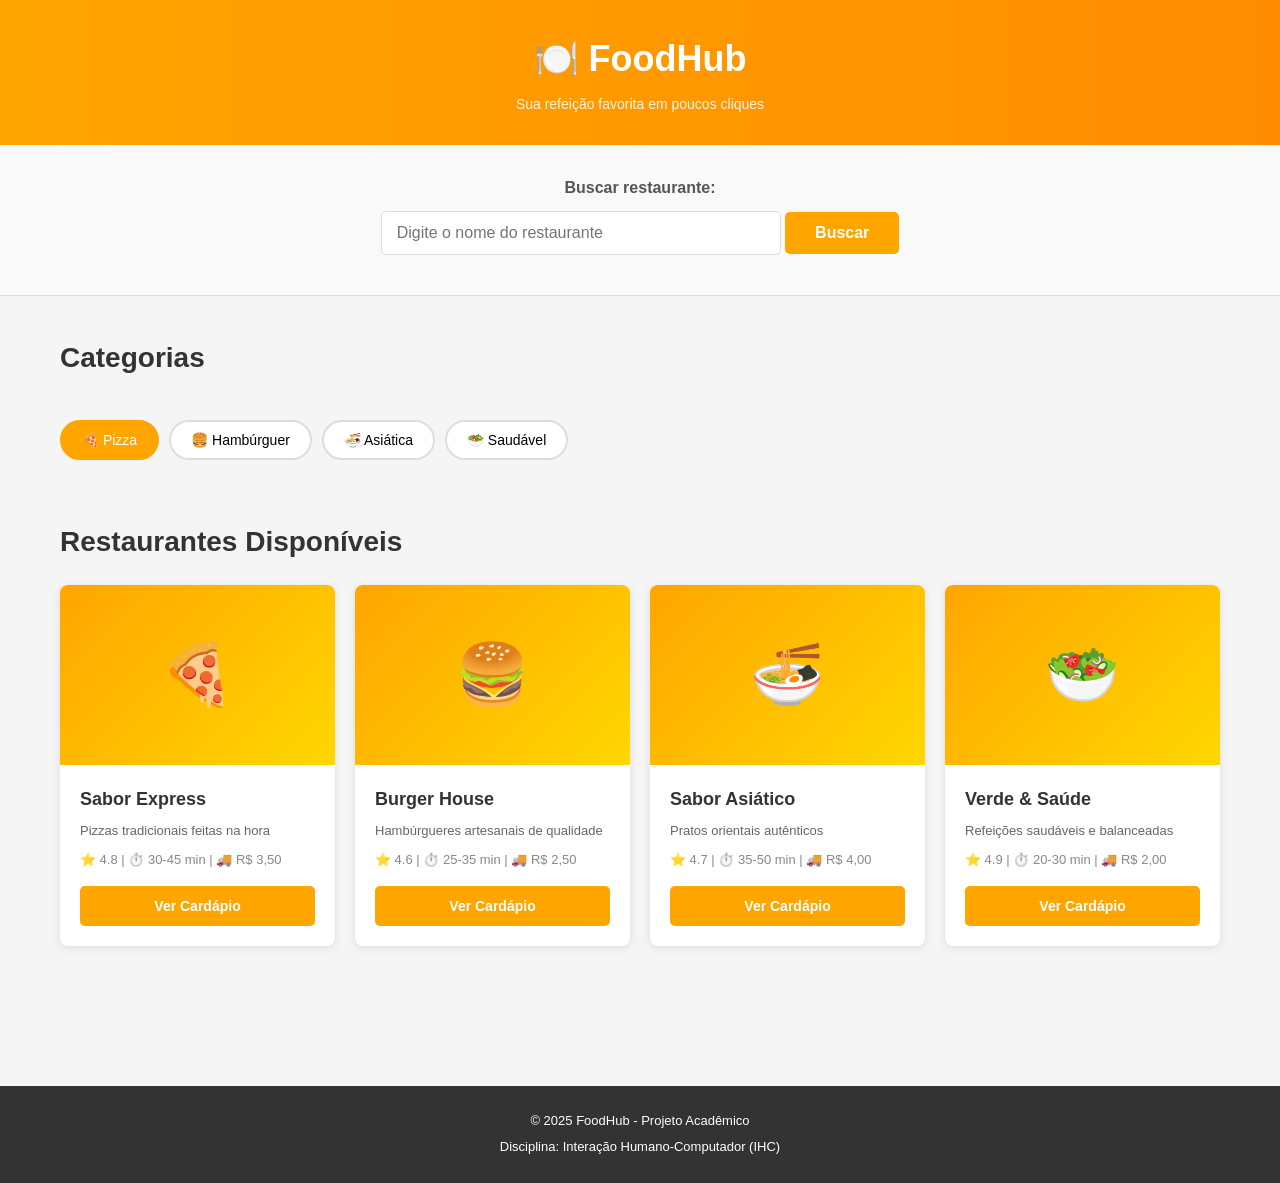
<file: index.html>
<!DOCTYPE html>
<html lang="pt-BR">
<head>
    <meta charset="UTF-8">
    <meta name="viewport" content="width=device-width, initial-scale=1.0">
    <title>FoodHub - Delivery de Comida</title>
    <link rel="stylesheet" href="style.css">
</head>
<body>

    <!-- CABEÇALHO -->
    <header>
        <div class="container">
            <h1>🍽️ FoodHub</h1>
            <p>Sua refeição favorita em poucos cliques</p>
        </div>
    </header>

    <!-- BUSCA -->
    <div class="search-area">
        <div class="container">
            <label for="busca">Buscar restaurante:</label>
            <input type="text" id="busca" placeholder="Digite o nome do restaurante">
            <button onclick="alert('Busca: ' + document.getElementById('busca').value)">Buscar</button>
        </div>
    </div>

    <!-- CONTEÚDO PRINCIPAL -->
    <main>
        <div class="container">

            <!-- CATEGORIAS -->
            <section>
                <h2>Categorias</h2>
                <div class="categories">
                    <button class="category-btn active">🍕 Pizza</button>
                    <button class="category-btn">🍔 Hambúrguer</button>
                    <button class="category-btn">🍜 Asiática</button>
                    <button class="category-btn">🥗 Saudável</button>
                </div>
            </section>

            <!-- RESTAURANTES -->
            <section>
                <h2>Restaurantes Disponíveis</h2>
                <div class="grid">

                    <!-- RESTAURANTE 1 -->
                    <div class="card">
                        <div class="card-image">🍕</div>
                        <div class="card-content">
                            <h3 class="card-title">Sabor Express</h3>
                            <p class="card-description">Pizzas tradicionais feitas na hora</p>
                            <p class="card-info">⭐ 4.8 | ⏱️ 30-45 min | 🚚 R$ 3,50</p>
                            <button class="card-button" onclick="irParaCardapio()">Ver Cardápio</button>
                        </div>
                    </div>

                    <!-- RESTAURANTE 2 -->
                    <div class="card">
                        <div class="card-image">🍔</div>
                        <div class="card-content">
                            <h3 class="card-title">Burger House</h3>
                            <p class="card-description">Hambúrgueres artesanais de qualidade</p>
                            <p class="card-info">⭐ 4.6 | ⏱️ 25-35 min | 🚚 R$ 2,50</p>
                            <button class="card-button" onclick="irParaCardapio()">Ver Cardápio</button>
                        </div>
                    </div>

                    <!-- RESTAURANTE 3 -->
                    <div class="card">
                        <div class="card-image">🍜</div>
                        <div class="card-content">
                            <h3 class="card-title">Sabor Asiático</h3>
                            <p class="card-description">Pratos orientais autênticos</p>
                            <p class="card-info">⭐ 4.7 | ⏱️ 35-50 min | 🚚 R$ 4,00</p>
                            <button class="card-button" onclick="irParaCardapio()">Ver Cardápio</button>
                        </div>
                    </div>

                    <!-- RESTAURANTE 4 -->
                    <div class="card">
                        <div class="card-image">🥗</div>
                        <div class="card-content">
                            <h3 class="card-title">Verde & Saúde</h3>
                            <p class="card-description">Refeições saudáveis e balanceadas</p>
                            <p class="card-info">⭐ 4.9 | ⏱️ 20-30 min | 🚚 R$ 2,00</p>
                            <button class="card-button" onclick="irParaCardapio()">Ver Cardápio</button>
                        </div>
                    </div>

                </div>
            </section>

        </div>
    </main>

    <!-- RODAPÉ -->
    <footer>
        <p>&copy; 2025 FoodHub - Projeto Acadêmico</p>
        <p>Disciplina: Interação Humano-Computador (IHC)</p>
    </footer>

    <script src="script.js"></script>
</body>
</html>
</file>
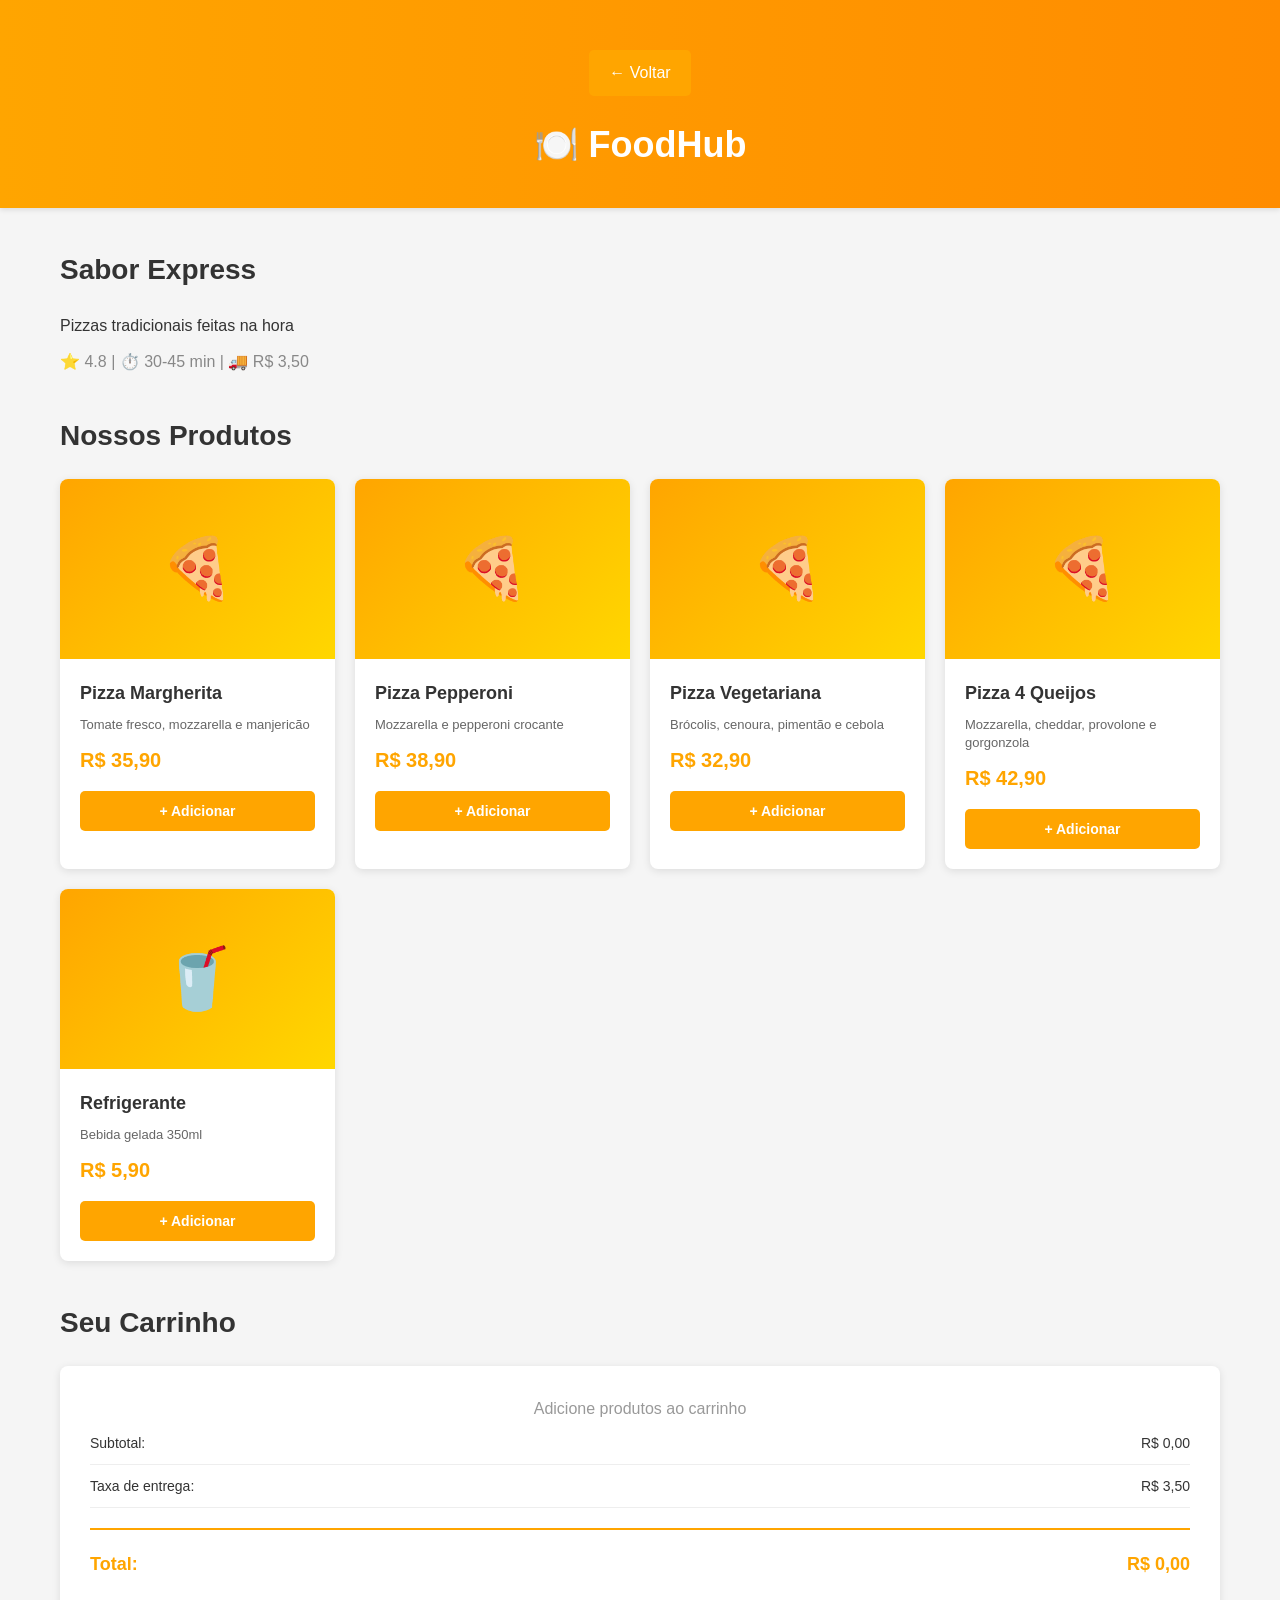
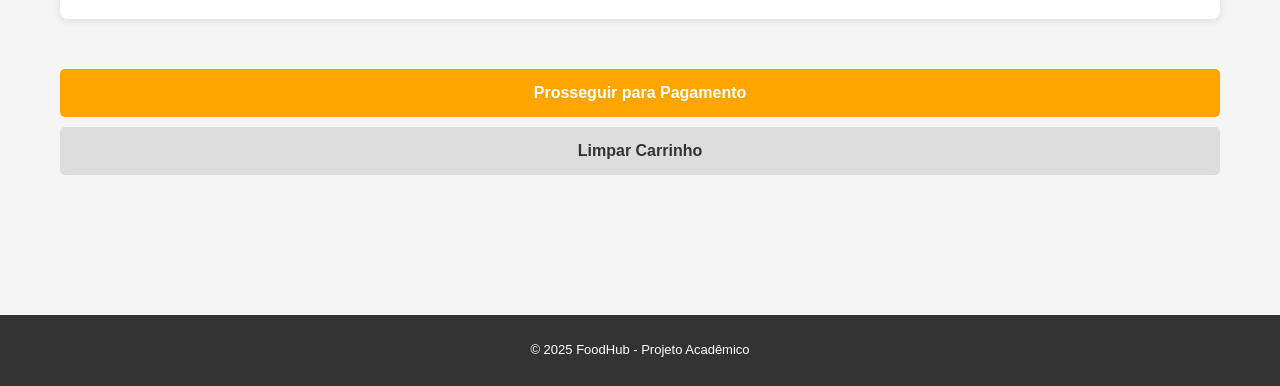
<file: cardapio.html>
<!DOCTYPE html>
<html lang="pt-BR">
<head>
    <meta charset="UTF-8">
    <meta name="viewport" content="width=device-width, initial-scale=1.0">
    <title>Cardápio - FoodHub</title>
    <link rel="stylesheet" href="style.css">
</head>
<body>

    <!-- CABEÇALHO -->
    <header>
        <div class="container">
            <a href="index.html" class="back-link">← Voltar</a>
            <h1>🍽️ FoodHub</h1>
        </div>
    </header>

    <!-- CONTEÚDO PRINCIPAL -->
    <main>
        <div class="container">

            <!-- INFORMAÇÕES DO RESTAURANTE -->
            <section>
                <h2>Sabor Express</h2>
                <p>Pizzas tradicionais feitas na hora</p>
                <p style="color: #888; margin-top: 10px;">
                    ⭐ 4.8 | ⏱️ 30-45 min | 🚚 R$ 3,50
                </p>
            </section>

            <!-- PRODUTOS -->
            <section>
                <h2>Nossos Produtos</h2>
                <div class="grid">

                    <!-- PRODUTO 1 -->
                    <div class="card">
                        <div class="card-image">🍕</div>
                        <div class="card-content">
                            <h3 class="card-title">Pizza Margherita</h3>
                            <p class="card-description">Tomate fresco, mozzarella e manjericão</p>
                            <p class="card-price">R$ 35,90</p>
                            <button class="card-button" onclick="alert('Pizza Margherita adicionada ao carrinho!')">+ Adicionar</button>
                        </div>
                    </div>

                    <!-- PRODUTO 2 -->
                    <div class="card">
                        <div class="card-image">🍕</div>
                        <div class="card-content">
                            <h3 class="card-title">Pizza Pepperoni</h3>
                            <p class="card-description">Mozzarella e pepperoni crocante</p>
                            <p class="card-price">R$ 38,90</p>
                            <button class="card-button" onclick="alert('Pizza Pepperoni adicionada ao carrinho!')">+ Adicionar</button>
                        </div>
                    </div>

                    <!-- PRODUTO 3 -->
                    <div class="card">
                        <div class="card-image">🍕</div>
                        <div class="card-content">
                            <h3 class="card-title">Pizza Vegetariana</h3>
                            <p class="card-description">Brócolis, cenoura, pimentão e cebola</p>
                            <p class="card-price">R$ 32,90</p>
                            <button class="card-button" onclick="alert('Pizza Vegetariana adicionada ao carrinho!')">+ Adicionar</button>
                        </div>
                    </div>

                    <!-- PRODUTO 4 -->
                    <div class="card">
                        <div class="card-image">🍕</div>
                        <div class="card-content">
                            <h3 class="card-title">Pizza 4 Queijos</h3>
                            <p class="card-description">Mozzarella, cheddar, provolone e gorgonzola</p>
                            <p class="card-price">R$ 42,90</p>
                            <button class="card-button" onclick="alert('Pizza 4 Queijos adicionada ao carrinho!')">+ Adicionar</button>
                        </div>
                    </div>

                    <!-- PRODUTO 5 -->
                    <div class="card">
                        <div class="card-image">🥤</div>
                        <div class="card-content">
                            <h3 class="card-title">Refrigerante</h3>
                            <p class="card-description">Bebida gelada 350ml</p>
                            <p class="card-price">R$ 5,90</p>
                            <button class="card-button" onclick="alert('Refrigerante adicionado ao carrinho!')">+ Adicionar</button>
                        </div>
                    </div>

                </div>
            </section>

            <!-- RESUMO DO CARRINHO -->
            <section>
                <h2>Seu Carrinho</h2>
                <div class="order-summary">
                    <p style="text-align: center; color: #999;">Adicione produtos ao carrinho</p>
                    <div class="summary-row">
                        <span>Subtotal:</span>
                        <span>R$ 0,00</span>
                    </div>
                    <div class="summary-row">
                        <span>Taxa de entrega:</span>
                        <span>R$ 3,50</span>
                    </div>
                    <div class="summary-row summary-total">
                        <span>Total:</span>
                        <span>R$ 0,00</span>
                    </div>
                </div>
                <button class="btn btn-primary" onclick="irParaPagamento()">Prosseguir para Pagamento</button>
                <button class="btn btn-secondary" onclick="alert('Carrinho limpo!')">Limpar Carrinho</button>
            </section>

        </div>
    </main>

    <!-- RODAPÉ -->
    <footer>
        <p>&copy; 2025 FoodHub - Projeto Acadêmico</p>
    </footer>

    <script src="script.js"></script>
</body>
</html>
</file>
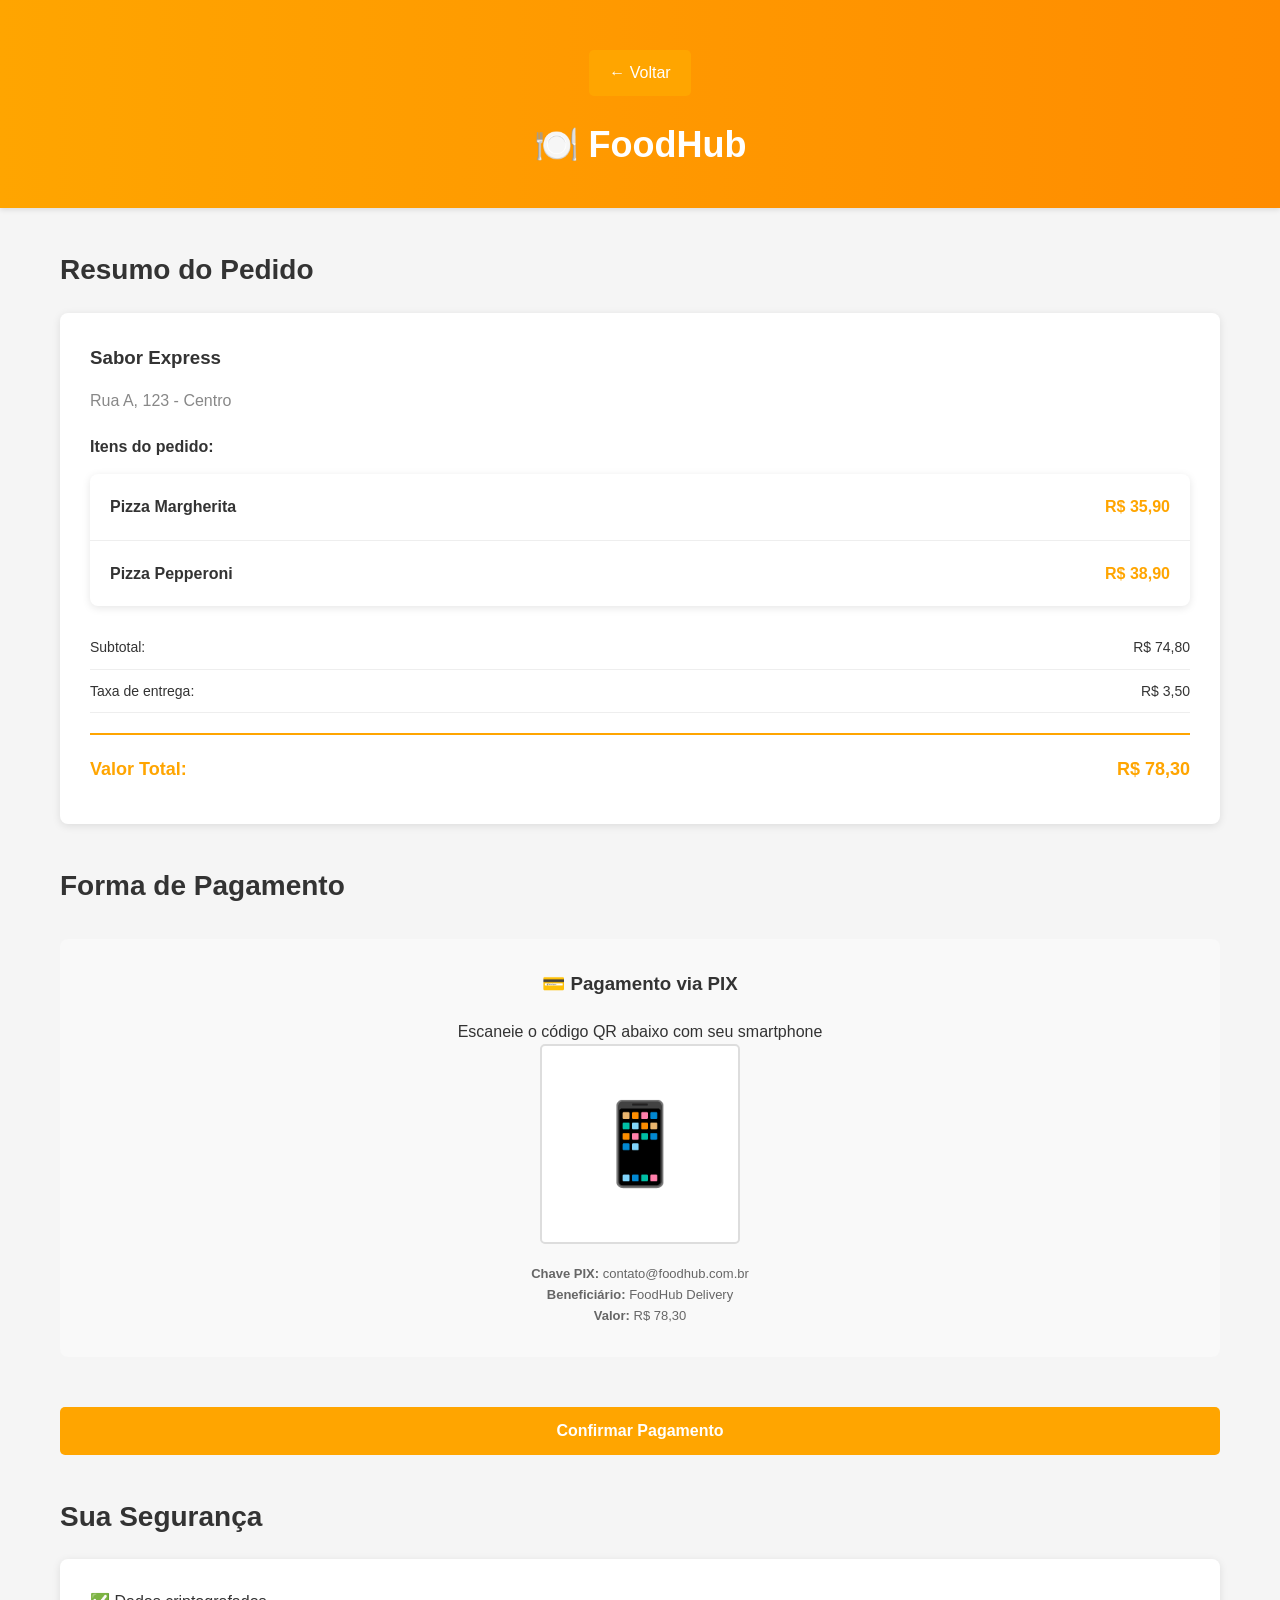
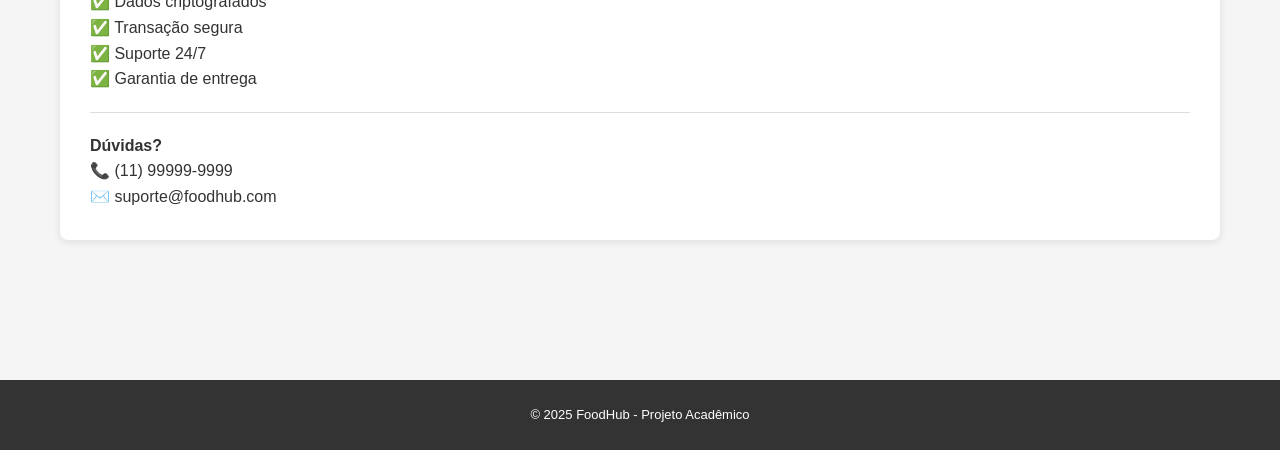
<file: pagamento.html>
<!DOCTYPE html>
<html lang="pt-BR">
<head>
    <meta charset="UTF-8">
    <meta name="viewport" content="width=device-width, initial-scale=1.0">
    <title>Pagamento - FoodHub</title>
    <link rel="stylesheet" href="style.css">
</head>
<body>

    <!-- CABEÇALHO -->
    <header>
        <div class="container">
            <a href="cardapio.html" class="back-link">← Voltar</a>
            <h1>🍽️ FoodHub</h1>
        </div>
    </header>

    <!-- CONTEÚDO PRINCIPAL -->
    <main>
        <div class="container">

            <!-- RESUMO DO PEDIDO -->
            <section>
                <h2>Resumo do Pedido</h2>
                <div class="order-summary">
                    <h3 style="margin-bottom: 15px;">Sabor Express</h3>
                    <p style="color: #888; margin-bottom: 20px;">Rua A, 123 - Centro</p>

                    <h4 style="margin-bottom: 15px;">Itens do pedido:</h4>
                    <div class="simple-list">
                        <div class="list-item">
                            <span class="list-item-name">Pizza Margherita</span>
                            <span class="list-item-value">R$ 35,90</span>
                        </div>
                        <div class="list-item">
                            <span class="list-item-name">Pizza Pepperoni</span>
                            <span class="list-item-value">R$ 38,90</span>
                        </div>
                    </div>

                    <div style="margin-top: 20px;">
                        <div class="summary-row">
                            <span>Subtotal:</span>
                            <span>R$ 74,80</span>
                        </div>
                        <div class="summary-row">
                            <span>Taxa de entrega:</span>
                            <span>R$ 3,50</span>
                        </div>
                        <div class="summary-row summary-total">
                            <span>Valor Total:</span>
                            <span>R$ 78,30</span>
                        </div>
                    </div>
                </div>
            </section>

            <!-- PAGAMENTO -->
            <section>
                <h2>Forma de Pagamento</h2>
                <div class="qr-code-area">
                    <h3>💳 Pagamento via PIX</h3>
                    <p>Escaneie o código QR abaixo com seu smartphone</p>

                    <!-- QR CODE ILUSTRATIVO -->
                    <div class="qr-code">📱</div>

                    <p style="font-size: 13px; color: #666;">
                        <strong>Chave PIX:</strong> contato@foodhub.com.br<br>
                        <strong>Beneficiário:</strong> FoodHub Delivery<br>
                        <strong>Valor:</strong> R$ 78,30
                    </p>
                </div>

                <!-- BOTÃO DE CONFIRMAÇÃO -->
                <button class="btn btn-primary" onclick="mostrarConfirmacao()">Confirmar Pagamento</button>
            </section>

            <!-- INFORMAÇÕES DE SEGURANÇA -->
            <section>
                <h2>Sua Segurança</h2>
                <div class="order-summary">
                    <p>✅ Dados criptografados</p>
                    <p>✅ Transação segura</p>
                    <p>✅ Suporte 24/7</p>
                    <p>✅ Garantia de entrega</p>
                    <hr style="margin: 20px 0; border: none; border-top: 1px solid #ddd;">
                    <p><strong>Dúvidas?</strong></p>
                    <p>📞 (11) 99999-9999</p>
                    <p>✉️ suporte@foodhub.com</p>
                </div>
            </section>

        </div>
    </main>

    <!-- MODAL DE CONFIRMAÇÃO -->
    <div id="modal" class="modal">
        <div class="modal-content">
            <h2>✅ Pedido Confirmado!</h2>
            <p>PIX confirmado! Seu pedido está sendo preparado.</p>
            <p style="font-size: 18px; color: #FFA500; font-weight: bold;">⏱️ Tempo estimado: 30 minutos</p>
            <p style="color: #888; margin-top: 20px;">Número do pedido: <strong>#54321</strong></p>
            <button class="btn btn-primary" onclick="voltarHome()">Voltar para Início</button>
            <button class="btn btn-secondary" onclick="fecharModal()">Fechar</button>
        </div>
    </div>

    <!-- RODAPÉ -->
    <footer>
        <p>&copy; 2025 FoodHub - Projeto Acadêmico</p>
    </footer>

    <script src="script.js"></script>
</body>
</html>
</file>
<file: style.css>
/* ================================================
   FOODHUB - Projeto de IHC/UX para Iniciantes
   Arquivo: style.css
   Descrição: Estilos simples e didáticos
   ================================================ */

/* ========== RESET E CONFIGURAÇÕES BÁSICAS ========== */
* {
    margin: 0;
    padding: 0;
    box-sizing: border-box;
}

body {
    font-family: Arial, sans-serif;
    background-color: #f5f5f5;
    color: #333;
    line-height: 1.6;
}

/* ========== CONTAINER CENTRAL ========== */
.container {
    max-width: 1200px;
    margin: 0 auto;
    padding: 0 20px;
}

/* ========== CABEÇALHO ========== */
header {
    background: linear-gradient(to right, #FFA500, #FF8C00);
    color: white;
    padding: 30px 0;
    text-align: center;
    box-shadow: 0 2px 5px rgba(0, 0, 0, 0.1);
}

header h1 {
    font-size: 36px;
    margin-bottom: 5px;
}

header p {
    font-size: 14px;
    opacity: 0.9;
}

/* ========== NAVEGAÇÃO ========== */
.back-link {
    display: inline-block;
    margin: 20px 0;
    padding: 10px 20px;
    background-color: #FFA500;
    color: white;
    text-decoration: none;
    border-radius: 5px;
    transition: background-color 0.3s;
}

.back-link:hover {
    background-color: #FF8C00;
}

/* ========== SEÇÕES PRINCIPAIS ========== */
main {
    padding: 40px 0;
    min-height: 70vh;
}

section {
    margin-bottom: 40px;
}

section h2 {
    font-size: 28px;
    margin-bottom: 20px;
    color: #333;
}

/* ========== BUSCA ========== */
.search-area {
    background-color: #f9f9f9;
    padding: 30px 0;
    text-align: center;
    border-bottom: 1px solid #ddd;
}

.search-area label {
    display: block;
    margin-bottom: 10px;
    font-weight: bold;
    color: #555;
}

.search-area input {
    width: 100%;
    max-width: 400px;
    padding: 12px 15px;
    font-size: 16px;
    border: 1px solid #ddd;
    border-radius: 5px;
    margin-bottom: 10px;
}

.search-area button {
    padding: 12px 30px;
    background-color: #FFA500;
    color: white;
    border: none;
    border-radius: 5px;
    font-size: 16px;
    font-weight: bold;
    cursor: pointer;
    transition: background-color 0.3s;
}

.search-area button:hover {
    background-color: #FF8C00;
}

/* ========== CATEGORIAS ========== */
.categories {
    display: flex;
    gap: 10px;
    overflow-x: auto;
    padding: 20px 0;
    margin-bottom: 30px;
}

.category-btn {
    padding: 10px 20px;
    background-color: white;
    border: 2px solid #ddd;
    border-radius: 20px;
    cursor: pointer;
    white-space: nowrap;
    font-size: 14px;
    transition: all 0.3s;
}

.category-btn:hover {
    border-color: #FFA500;
    color: #FFA500;
}

.category-btn.active {
    background-color: #FFA500;
    color: white;
    border-color: #FFA500;
}

/* ========== GRADE DE ITENS (Grid Simples) ========== */
.grid {
    display: grid;
    grid-template-columns: repeat(auto-fit, minmax(250px, 1fr));
    gap: 20px;
    margin-bottom: 30px;
}

/* ========== CARDS ========== */
.card {
    background-color: white;
    border-radius: 8px;
    overflow: hidden;
    box-shadow: 0 2px 8px rgba(0, 0, 0, 0.1);
    transition: transform 0.3s, box-shadow 0.3s;
    cursor: pointer;
}

.card:hover {
    transform: translateY(-5px);
    box-shadow: 0 4px 12px rgba(0, 0, 0, 0.15);
}

.card-image {
    width: 100%;
    height: 180px;
    background: linear-gradient(135deg, #FFA500, #FFD700);
    display: flex;
    align-items: center;
    justify-content: center;
    font-size: 60px;
}

.card-content {
    padding: 20px;
}

.card-title {
    font-size: 18px;
    font-weight: bold;
    margin-bottom: 8px;
    color: #333;
}

.card-description {
    font-size: 13px;
    color: #666;
    margin-bottom: 10px;
    line-height: 1.4;
}

.card-info {
    font-size: 13px;
    color: #888;
    margin-bottom: 15px;
}

.card-price {
    font-size: 20px;
    color: #FFA500;
    font-weight: bold;
    margin-bottom: 15px;
}

.card-button {
    width: 100%;
    padding: 12px;
    background-color: #FFA500;
    color: white;
    border: none;
    border-radius: 5px;
    font-size: 14px;
    font-weight: bold;
    cursor: pointer;
    transition: background-color 0.3s;
}

.card-button:hover {
    background-color: #FF8C00;
}

/* ========== LISTA SIMPLES ========== */
.simple-list {
    background-color: white;
    border-radius: 8px;
    overflow: hidden;
    box-shadow: 0 2px 8px rgba(0, 0, 0, 0.1);
}

.list-item {
    padding: 20px;
    border-bottom: 1px solid #eee;
    display: flex;
    justify-content: space-between;
    align-items: center;
}

.list-item:last-child {
    border-bottom: none;
}

.list-item-name {
    font-weight: bold;
    color: #333;
}

.list-item-value {
    color: #FFA500;
    font-weight: bold;
}

/* ========== RESUMO DO PEDIDO ========== */
.order-summary {
    background-color: white;
    border-radius: 8px;
    padding: 30px;
    box-shadow: 0 2px 8px rgba(0, 0, 0, 0.1);
    margin-bottom: 30px;
}

.summary-row {
    display: flex;
    justify-content: space-between;
    padding: 10px 0;
    border-bottom: 1px solid #eee;
    font-size: 14px;
}

.summary-row:last-child {
    border-bottom: none;
}

.summary-total {
    font-size: 18px;
    font-weight: bold;
    color: #FFA500;
    margin-top: 20px;
    padding-top: 20px;
    border-top: 2px solid #FFA500;
}

/* ========== QR CODE (Ilustrativo) ========== */
.qr-code-area {
    text-align: center;
    background-color: #f9f9f9;
    padding: 30px;
    border-radius: 8px;
    margin: 30px 0;
}

.qr-code-area h3 {
    margin-bottom: 20px;
}

.qr-code {
    width: 200px;
    height: 200px;
    background: white;
    border: 2px solid #ddd;
    margin: 0 auto 20px;
    display: flex;
    align-items: center;
    justify-content: center;
    font-size: 80px;
    border-radius: 5px;
}

/* ========== BOTÕES PRINCIPAIS ========== */
.btn {
    padding: 15px 30px;
    font-size: 16px;
    font-weight: bold;
    border: none;
    border-radius: 5px;
    cursor: pointer;
    transition: background-color 0.3s;
    display: inline-block;
    text-align: center;
    text-decoration: none;
}

.btn-primary {
    background-color: #FFA500;
    color: white;
    width: 100%;
    margin-top: 20px;
}

.btn-primary:hover {
    background-color: #FF8C00;
}

.btn-secondary {
    background-color: #ddd;
    color: #333;
    margin-top: 10px;
    width: 100%;
}

.btn-secondary:hover {
    background-color: #ccc;
}

/* ========== MODAL DE CONFIRMAÇÃO ========== */
.modal {
    display: none;
    position: fixed;
    z-index: 1000;
    left: 0;
    top: 0;
    width: 100%;
    height: 100%;
    background-color: rgba(0, 0, 0, 0.5);
    align-items: center;
    justify-content: center;
}

.modal.show {
    display: flex;
}

.modal-content {
    background-color: white;
    padding: 40px;
    border-radius: 8px;
    text-align: center;
    max-width: 400px;
    box-shadow: 0 4px 20px rgba(0, 0, 0, 0.2);
}

.modal-content h2 {
    font-size: 28px;
    color: #FFA500;
    margin-bottom: 20px;
}

.modal-content p {
    font-size: 16px;
    margin-bottom: 20px;
    color: #555;
}

.modal-content .btn {
    width: 100%;
}

/* ========== RODAPÉ ========== */
footer {
    background-color: #333;
    color: white;
    text-align: center;
    padding: 20px 0;
    margin-top: 60px;
}

footer p {
    margin: 5px 0;
    font-size: 13px;
}

/* ========== RESPONSIVO (Mobile) ========== */
@media (max-width: 768px) {
    header h1 {
        font-size: 24px;
    }

    .grid {
        grid-template-columns: 1fr;
    }

    .categories {
        flex-wrap: wrap;
    }

    .category-btn {
        flex: 1 1 auto;
        min-width: 80px;
    }

    .search-area input {
        max-width: 100%;
    }

    .order-summary {
        padding: 20px;
    }
}

@media (max-width: 480px) {
    header {
        padding: 20px 0;
    }

    header h1 {
        font-size: 20px;
    }

    header p {
        font-size: 12px;
    }

    .card-content {
        padding: 15px;
    }

    .modal-content {
        padding: 20px;
        margin: 20px;
    }

    .modal-content h2 {
        font-size: 22px;
    }
}
</file>
